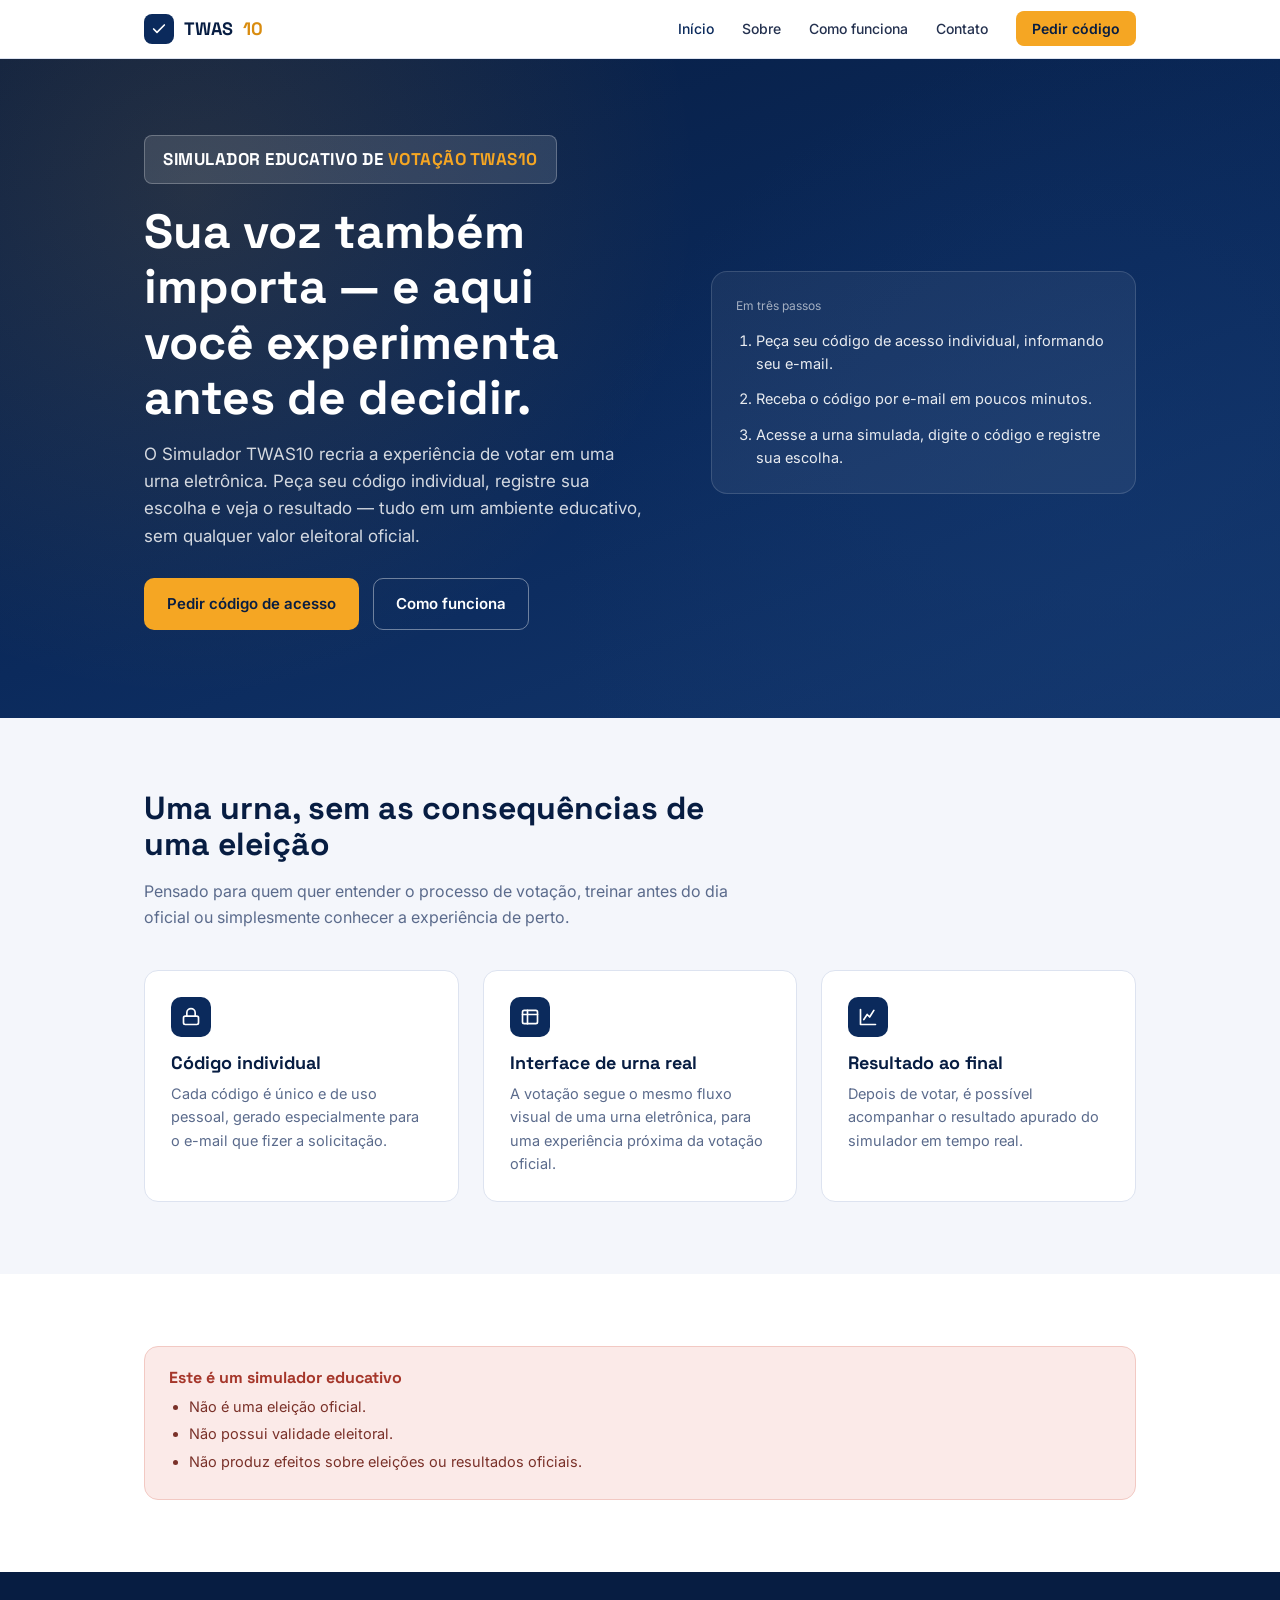
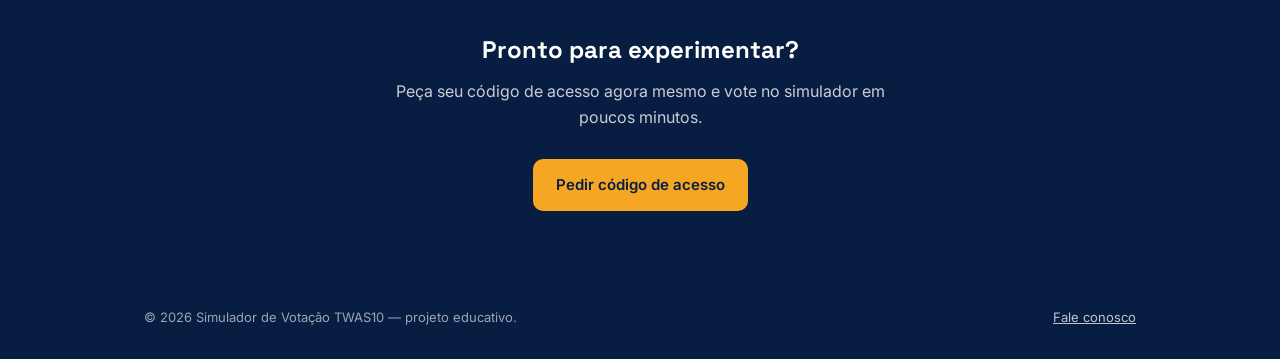
<file: site/index.html>
<!DOCTYPE html>
<html lang="pt-BR">
<head>
<meta charset="UTF-8">
<meta name="viewport" content="width=device-width, initial-scale=1.0">
<title>Simulador de Votação TWAS10</title>
<meta name="description" content="Simulador educativo de votação. Peça seu código de acesso e experimente como funciona uma urna eletrônica.">
<link rel="preconnect" href="https://fonts.googleapis.com">
<link rel="preconnect" href="https://fonts.gstatic.com" crossorigin>
<link href="https://fonts.googleapis.com/css2?family=Space+Grotesk:wght@500;700&family=Inter:wght@400;500;600&display=swap" rel="stylesheet">
<link rel="stylesheet" href="style.css">
</head>
<body>

<header class="site-header">
  <div class="nav-inner">
    <a class="brand" href="index.html">
      <span class="mark">
        <svg viewBox="0 0 24 24" fill="none" stroke="white" stroke-width="2.5" stroke-linecap="round" stroke-linejoin="round"><path d="M20 6 9 17l-5-5"/></svg>
      </span>
      TWAS<span class="amber">10</span>
    </a>
    <ul class="nav-links">
      <li><a href="index.html" aria-current="page">Início</a></li>
      <li><a href="sobre.html">Sobre</a></li>
      <li><a href="como-funciona.html">Como funciona</a></li>
      <li><a href="contato.html">Contato</a></li>
      <li><a class="nav-cta" href="../solicitar-acesso.html">Pedir código</a></li>
    </ul>
  </div>
</header>

<section class="hero">
  <div class="wrap">
    <div>
      <span class="eyebrow">SIMULADOR EDUCATIVO DE <strong>VOTAÇÃO TWAS10</strong></span>
      <h1>Sua voz também importa — e aqui você experimenta antes de decidir.</h1>
      <p class="lede">
        O Simulador TWAS10 recria a experiência de votar em uma urna eletrônica.
        Peça seu código individual, registre sua escolha e veja o resultado —
        tudo em um ambiente educativo, sem qualquer valor eleitoral oficial.
      </p>
      <div class="hero-actions">
        <a class="btn btn-primary" href="../solicitar-acesso.html">Pedir código de acesso</a>
        <a class="btn btn-ghost" href="como-funciona.html">Como funciona</a>
      </div>
    </div>
    <div class="hero-panel">
      <p class="panel-title">Em três passos</p>
      <ol>
        <li>Peça seu código de acesso individual, informando seu e-mail.</li>
        <li>Receba o código por e-mail em poucos minutos.</li>
        <li>Acesse a urna simulada, digite o código e registre sua escolha.</li>
      </ol>
    </div>
  </div>
</section>

<section class="section-paper">
  <div class="wrap">
    <div class="section-head">
      <h2>Uma urna, sem as consequências de uma eleição</h2>
      <p>Pensado para quem quer entender o processo de votação, treinar antes do dia oficial ou simplesmente conhecer a experiência de perto.</p>
    </div>
    <div class="grid-3">
      <div class="card">
        <div class="icon">
          <svg viewBox="0 0 24 24" fill="none" stroke="white" stroke-width="2" stroke-linecap="round" stroke-linejoin="round"><rect x="3" y="11" width="18" height="10" rx="2"/><path d="M7 11V7a5 5 0 0 1 10 0v4"/></svg>
        </div>
        <h3>Código individual</h3>
        <p>Cada código é único e de uso pessoal, gerado especialmente para o e-mail que fizer a solicitação.</p>
      </div>
      <div class="card">
        <div class="icon">
          <svg viewBox="0 0 24 24" fill="none" stroke="white" stroke-width="2" stroke-linecap="round" stroke-linejoin="round"><rect x="3" y="4" width="18" height="16" rx="2"/><path d="M3 9h18M9 4v16"/></svg>
        </div>
        <h3>Interface de urna real</h3>
        <p>A votação segue o mesmo fluxo visual de uma urna eletrônica, para uma experiência próxima da votação oficial.</p>
      </div>
      <div class="card">
        <div class="icon">
          <svg viewBox="0 0 24 24" fill="none" stroke="white" stroke-width="2" stroke-linecap="round" stroke-linejoin="round"><path d="M3 3v18h18"/><path d="M7 15l4-6 3 3 5-8"/></svg>
        </div>
        <h3>Resultado ao final</h3>
        <p>Depois de votar, é possível acompanhar o resultado apurado do simulador em tempo real.</p>
      </div>
    </div>
  </div>
</section>

<section>
  <div class="wrap">
    <div class="notice">
      <h3>Este é um simulador educativo</h3>
      <ul>
        <li>Não é uma eleição oficial.</li>
        <li>Não possui validade eleitoral.</li>
        <li>Não produz efeitos sobre eleições ou resultados oficiais.</li>
      </ul>
    </div>
  </div>
</section>

<section class="cta-band">
  <div class="wrap">
    <h2>Pronto para experimentar?</h2>
    <p>Peça seu código de acesso agora mesmo e vote no simulador em poucos minutos.</p>
    <a class="btn btn-primary" href="../solicitar-acesso.html">Pedir código de acesso</a>
  </div>
</section>

<footer>
  <div class="wrap footer-inner">
    <span>© 2026 Simulador de Votação TWAS10 — projeto educativo.</span>
    <span><a href="contato.html">Fale conosco</a></span>
  </div>
</footer>

</body>
</html>
</file>
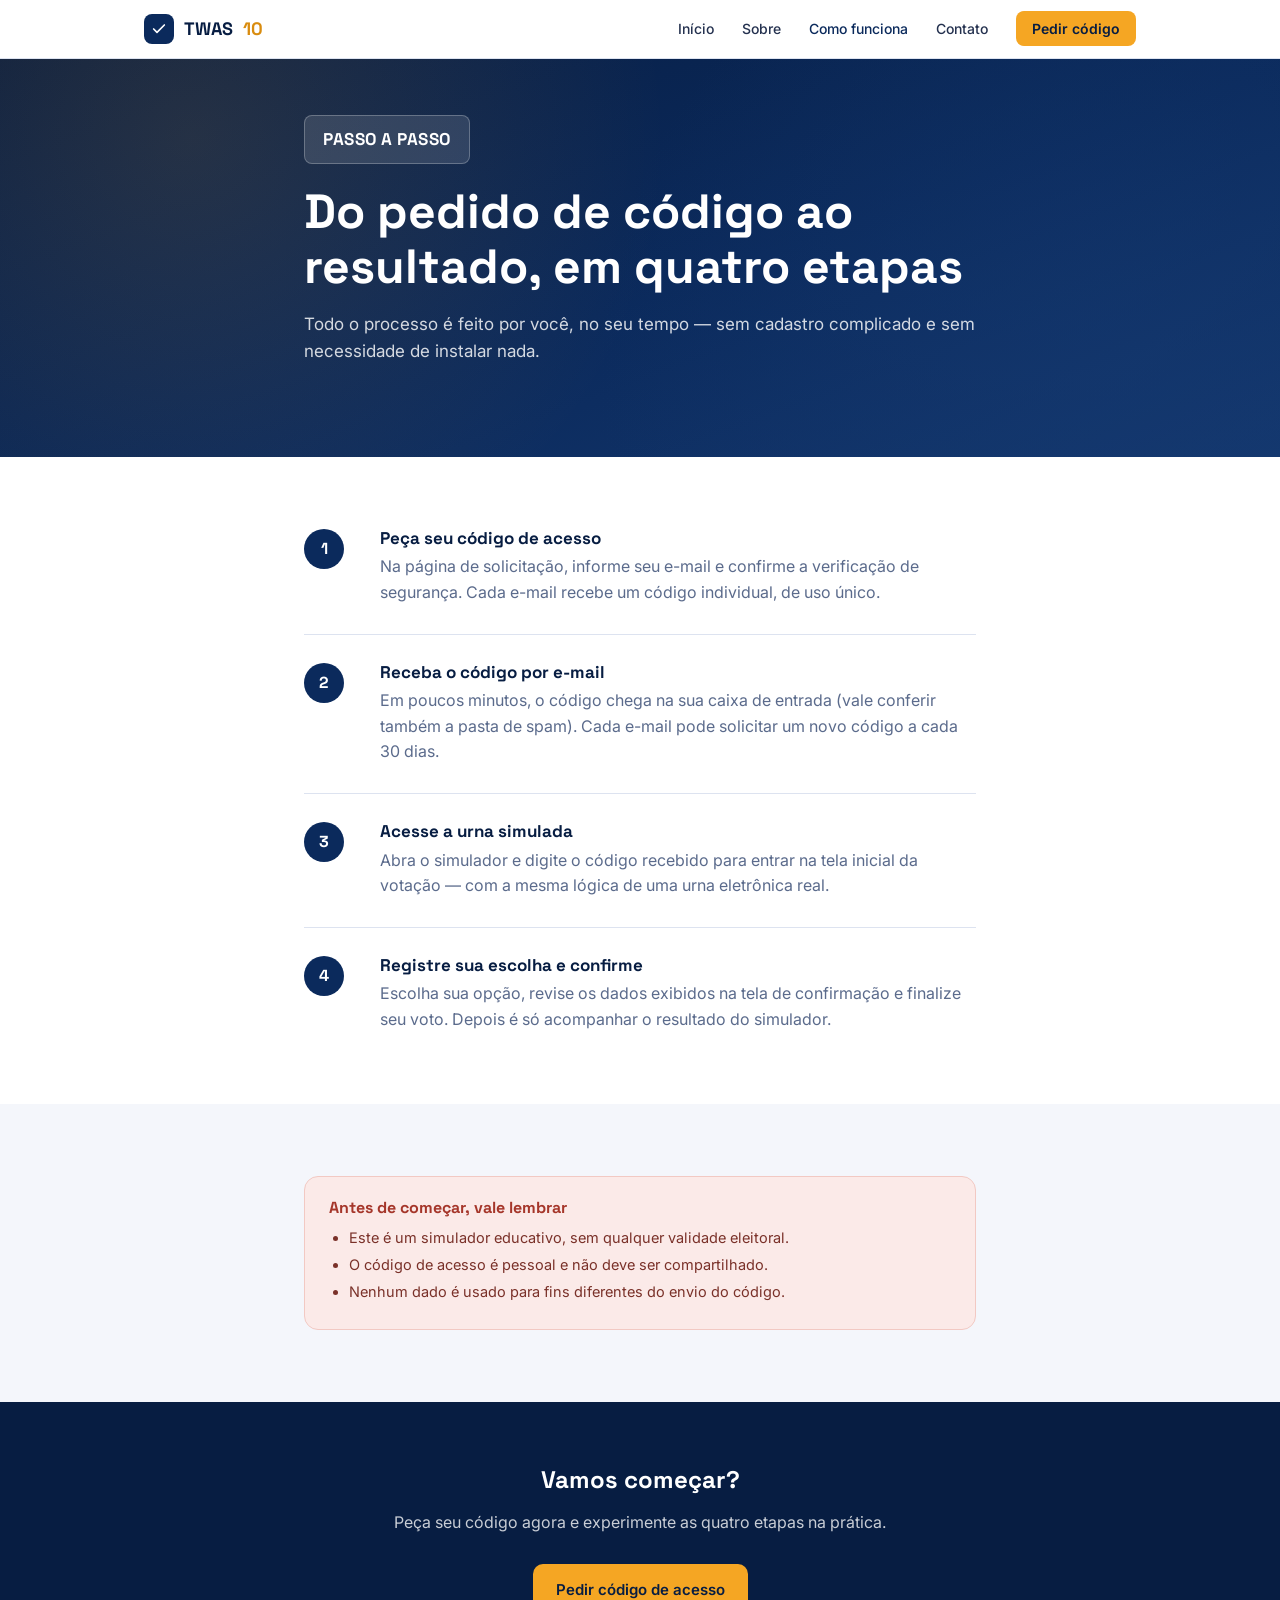
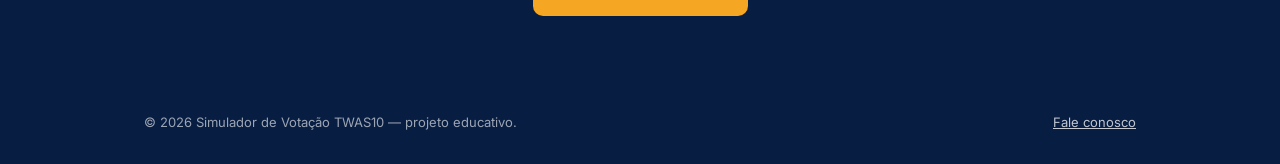
<file: site/como-funciona.html>
<!DOCTYPE html>
<html lang="pt-BR">
<head>
<meta charset="UTF-8">
<meta name="viewport" content="width=device-width, initial-scale=1.0">
<title>Como funciona — Simulador de Votação TWAS10</title>
<link rel="preconnect" href="https://fonts.googleapis.com">
<link rel="preconnect" href="https://fonts.gstatic.com" crossorigin>
<link href="https://fonts.googleapis.com/css2?family=Space+Grotesk:wght@500;700&family=Inter:wght@400;500;600&display=swap" rel="stylesheet">
<link rel="stylesheet" href="style.css">
</head>
<body>

<header class="site-header">
  <div class="nav-inner">
    <a class="brand" href="index.html">
      <span class="mark">
        <svg viewBox="0 0 24 24" fill="none" stroke="white" stroke-width="2.5" stroke-linecap="round" stroke-linejoin="round"><path d="M20 6 9 17l-5-5"/></svg>
      </span>
      TWAS<span class="amber">10</span>
    </a>
    <ul class="nav-links">
      <li><a href="index.html">Início</a></li>
      <li><a href="sobre.html">Sobre</a></li>
      <li><a href="como-funciona.html" aria-current="page">Como funciona</a></li>
      <li><a href="contato.html">Contato</a></li>
      <li><a class="nav-cta" href="../solicitar-acesso.html">Pedir código</a></li>
    </ul>
  </div>
</header>

<section class="hero" style="padding: 56px 0 64px;">
  <div class="wrap" style="grid-template-columns: 1fr; max-width: 720px;">
    <div>
      <span class="eyebrow">Passo a passo</span>
      <h1 style="max-width: none;">Do pedido de código ao resultado, em quatro etapas</h1>
      <p class="lede" style="max-width: none;">
        Todo o processo é feito por você, no seu tempo — sem cadastro complicado
        e sem necessidade de instalar nada.
      </p>
    </div>
  </div>
</section>

<section>
  <div class="wrap" style="max-width: 720px;">
    <div class="steps">
      <div class="step">
        <div class="step-num">1</div>
        <div>
          <h3>Peça seu código de acesso</h3>
          <p>
            Na página de solicitação, informe seu e-mail e confirme a verificação
            de segurança. Cada e-mail recebe um código individual, de uso único.
          </p>
        </div>
      </div>
      <div class="step">
        <div class="step-num">2</div>
        <div>
          <h3>Receba o código por e-mail</h3>
          <p>
            Em poucos minutos, o código chega na sua caixa de entrada (vale
            conferir também a pasta de spam). Cada e-mail pode solicitar um
            novo código a cada 30 dias.
          </p>
        </div>
      </div>
      <div class="step">
        <div class="step-num">3</div>
        <div>
          <h3>Acesse a urna simulada</h3>
          <p>
            Abra o simulador e digite o código recebido para entrar na tela
            inicial da votação — com a mesma lógica de uma urna eletrônica real.
          </p>
        </div>
      </div>
      <div class="step">
        <div class="step-num">4</div>
        <div>
          <h3>Registre sua escolha e confirme</h3>
          <p>
            Escolha sua opção, revise os dados exibidos na tela de confirmação
            e finalize seu voto. Depois é só acompanhar o resultado do simulador.
          </p>
        </div>
      </div>
    </div>
  </div>
</section>

<section class="section-paper">
  <div class="wrap" style="max-width: 720px;">
    <div class="notice">
      <h3>Antes de começar, vale lembrar</h3>
      <ul>
        <li>Este é um simulador educativo, sem qualquer validade eleitoral.</li>
        <li>O código de acesso é pessoal e não deve ser compartilhado.</li>
        <li>Nenhum dado é usado para fins diferentes do envio do código.</li>
      </ul>
    </div>
  </div>
</section>

<section class="cta-band">
  <div class="wrap">
    <h2>Vamos começar?</h2>
    <p>Peça seu código agora e experimente as quatro etapas na prática.</p>
    <a class="btn btn-primary" href="../solicitar-acesso.html">Pedir código de acesso</a>
  </div>
</section>

<footer>
  <div class="wrap footer-inner">
    <span>© 2026 Simulador de Votação TWAS10 — projeto educativo.</span>
    <span><a href="contato.html">Fale conosco</a></span>
  </div>
</footer>

</body>
</html>
</file>
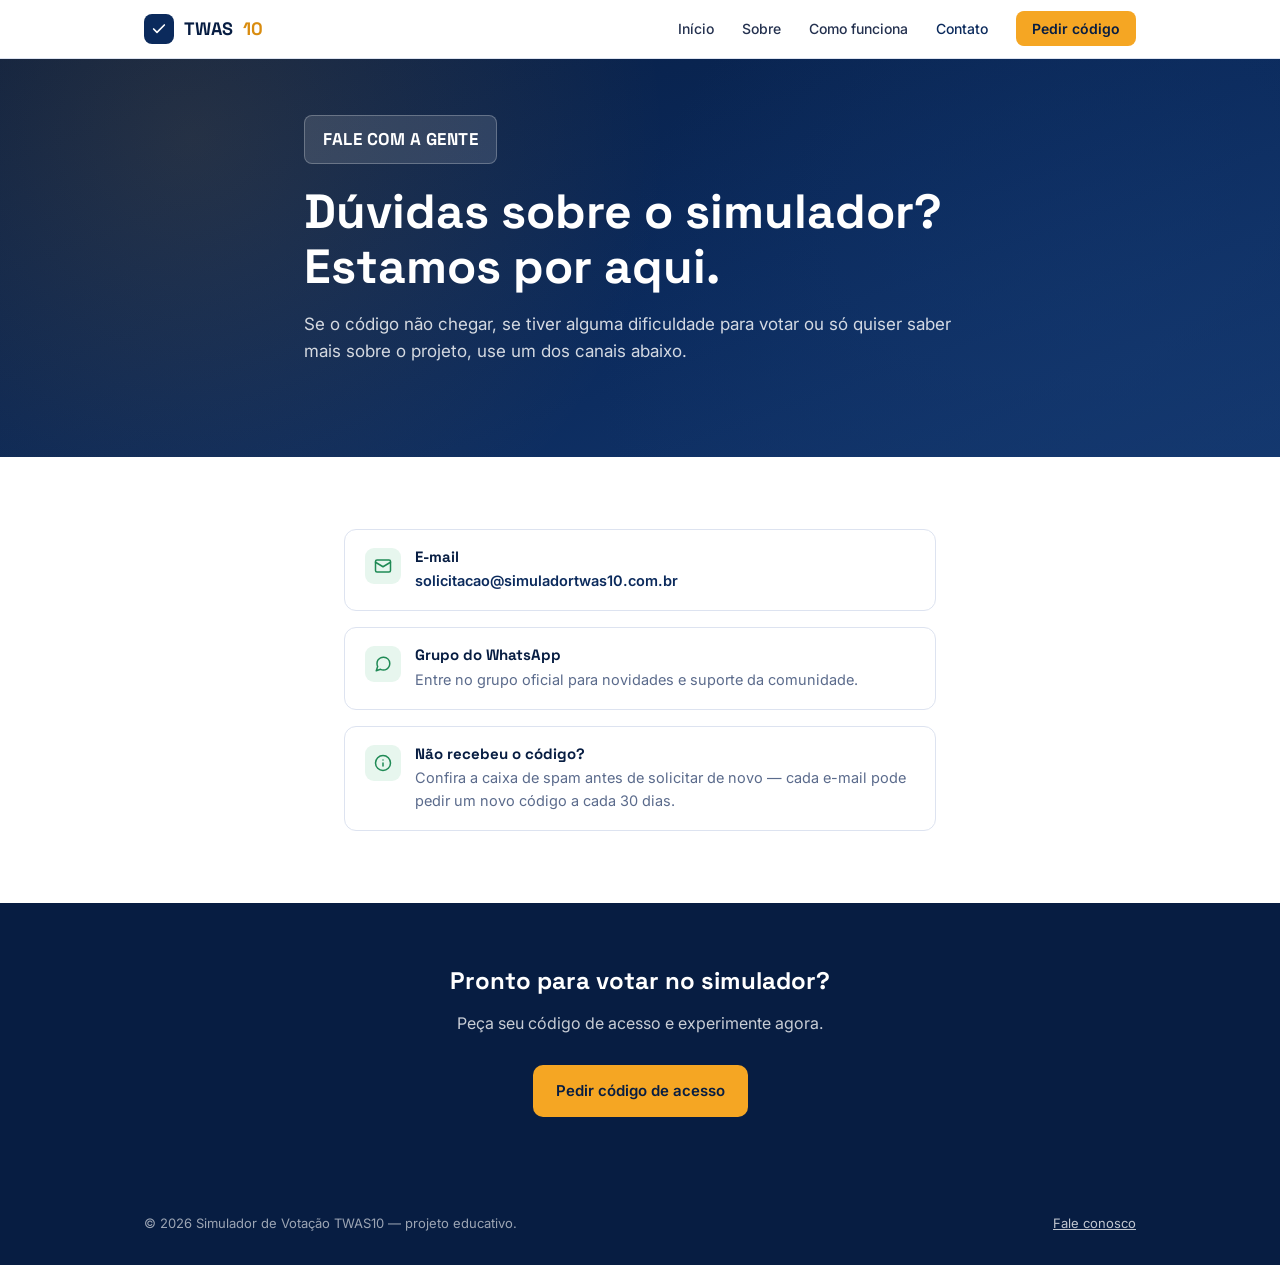
<file: site/contato.html>
<!DOCTYPE html>
<html lang="pt-BR">
<head>
<meta charset="UTF-8">
<meta name="viewport" content="width=device-width, initial-scale=1.0">
<title>Contato — Simulador de Votação TWAS10</title>
<link rel="preconnect" href="https://fonts.googleapis.com">
<link rel="preconnect" href="https://fonts.gstatic.com" crossorigin>
<link href="https://fonts.googleapis.com/css2?family=Space+Grotesk:wght@500;700&family=Inter:wght@400;500;600&display=swap" rel="stylesheet">
<link rel="stylesheet" href="style.css">
</head>
<body>

<header class="site-header">
  <div class="nav-inner">
    <a class="brand" href="index.html">
      <span class="mark">
        <svg viewBox="0 0 24 24" fill="none" stroke="white" stroke-width="2.5" stroke-linecap="round" stroke-linejoin="round"><path d="M20 6 9 17l-5-5"/></svg>
      </span>
      TWAS<span class="amber">10</span>
    </a>
    <ul class="nav-links">
      <li><a href="index.html">Início</a></li>
      <li><a href="sobre.html">Sobre</a></li>
      <li><a href="como-funciona.html">Como funciona</a></li>
      <li><a href="contato.html" aria-current="page">Contato</a></li>
      <li><a class="nav-cta" href="../solicitar-acesso.html">Pedir código</a></li>
    </ul>
  </div>
</header>

<section class="hero" style="padding: 56px 0 64px;">
  <div class="wrap" style="grid-template-columns: 1fr; max-width: 720px;">
    <div>
      <span class="eyebrow">Fale com a gente</span>
      <h1 style="max-width: none;">Dúvidas sobre o simulador? Estamos por aqui.</h1>
      <p class="lede" style="max-width: none;">
        Se o código não chegar, se tiver alguma dificuldade para votar ou só
        quiser saber mais sobre o projeto, use um dos canais abaixo.
      </p>
    </div>
  </div>
</section>

<section>
  <div class="wrap" style="max-width: 640px;">
    <div class="contact-list">
      <div class="contact-item">
        <div class="icon">
          <svg viewBox="0 0 24 24" fill="none" stroke="currentColor" stroke-width="2" stroke-linecap="round" stroke-linejoin="round"><rect x="2" y="4" width="20" height="16" rx="2"/><path d="m2 7 10 6 10-6"/></svg>
        </div>
        <div>
          <h3>E-mail</h3>
          <p><a href="mailto:solicitacao@simuladortwas10.com.br">solicitacao@simuladortwas10.com.br</a></p>
        </div>
      </div>
      <div class="contact-item">
        <div class="icon">
          <svg viewBox="0 0 24 24" fill="none" stroke="currentColor" stroke-width="2" stroke-linecap="round" stroke-linejoin="round"><path d="M21 11.5a8.38 8.38 0 0 1-.9 3.8 8.5 8.5 0 0 1-7.6 4.7 8.38 8.38 0 0 1-3.8-.9L3 21l1.9-5.7a8.38 8.38 0 0 1-.9-3.8 8.5 8.5 0 0 1 4.7-7.6 8.38 8.38 0 0 1 3.8-.9h.5a8.48 8.48 0 0 1 8 8v.5z"/></svg>
        </div>
        <div>
          <h3>Grupo do WhatsApp</h3>
          <p>Entre no grupo oficial para novidades e suporte da comunidade.</p>
        </div>
      </div>
      <div class="contact-item">
        <div class="icon">
          <svg viewBox="0 0 24 24" fill="none" stroke="currentColor" stroke-width="2" stroke-linecap="round" stroke-linejoin="round"><circle cx="12" cy="12" r="10"/><path d="M12 16v-4M12 8h.01"/></svg>
        </div>
        <div>
          <h3>Não recebeu o código?</h3>
          <p>Confira a caixa de spam antes de solicitar de novo — cada e-mail pode pedir um novo código a cada 30 dias.</p>
        </div>
      </div>
    </div>
  </div>
</section>

<section class="cta-band">
  <div class="wrap">
    <h2>Pronto para votar no simulador?</h2>
    <p>Peça seu código de acesso e experimente agora.</p>
    <a class="btn btn-primary" href="../solicitar-acesso.html">Pedir código de acesso</a>
  </div>
</section>

<footer>
  <div class="wrap footer-inner">
    <span>© 2026 Simulador de Votação TWAS10 — projeto educativo.</span>
    <span><a href="contato.html">Fale conosco</a></span>
  </div>
</footer>

</body>
</html>
</file>
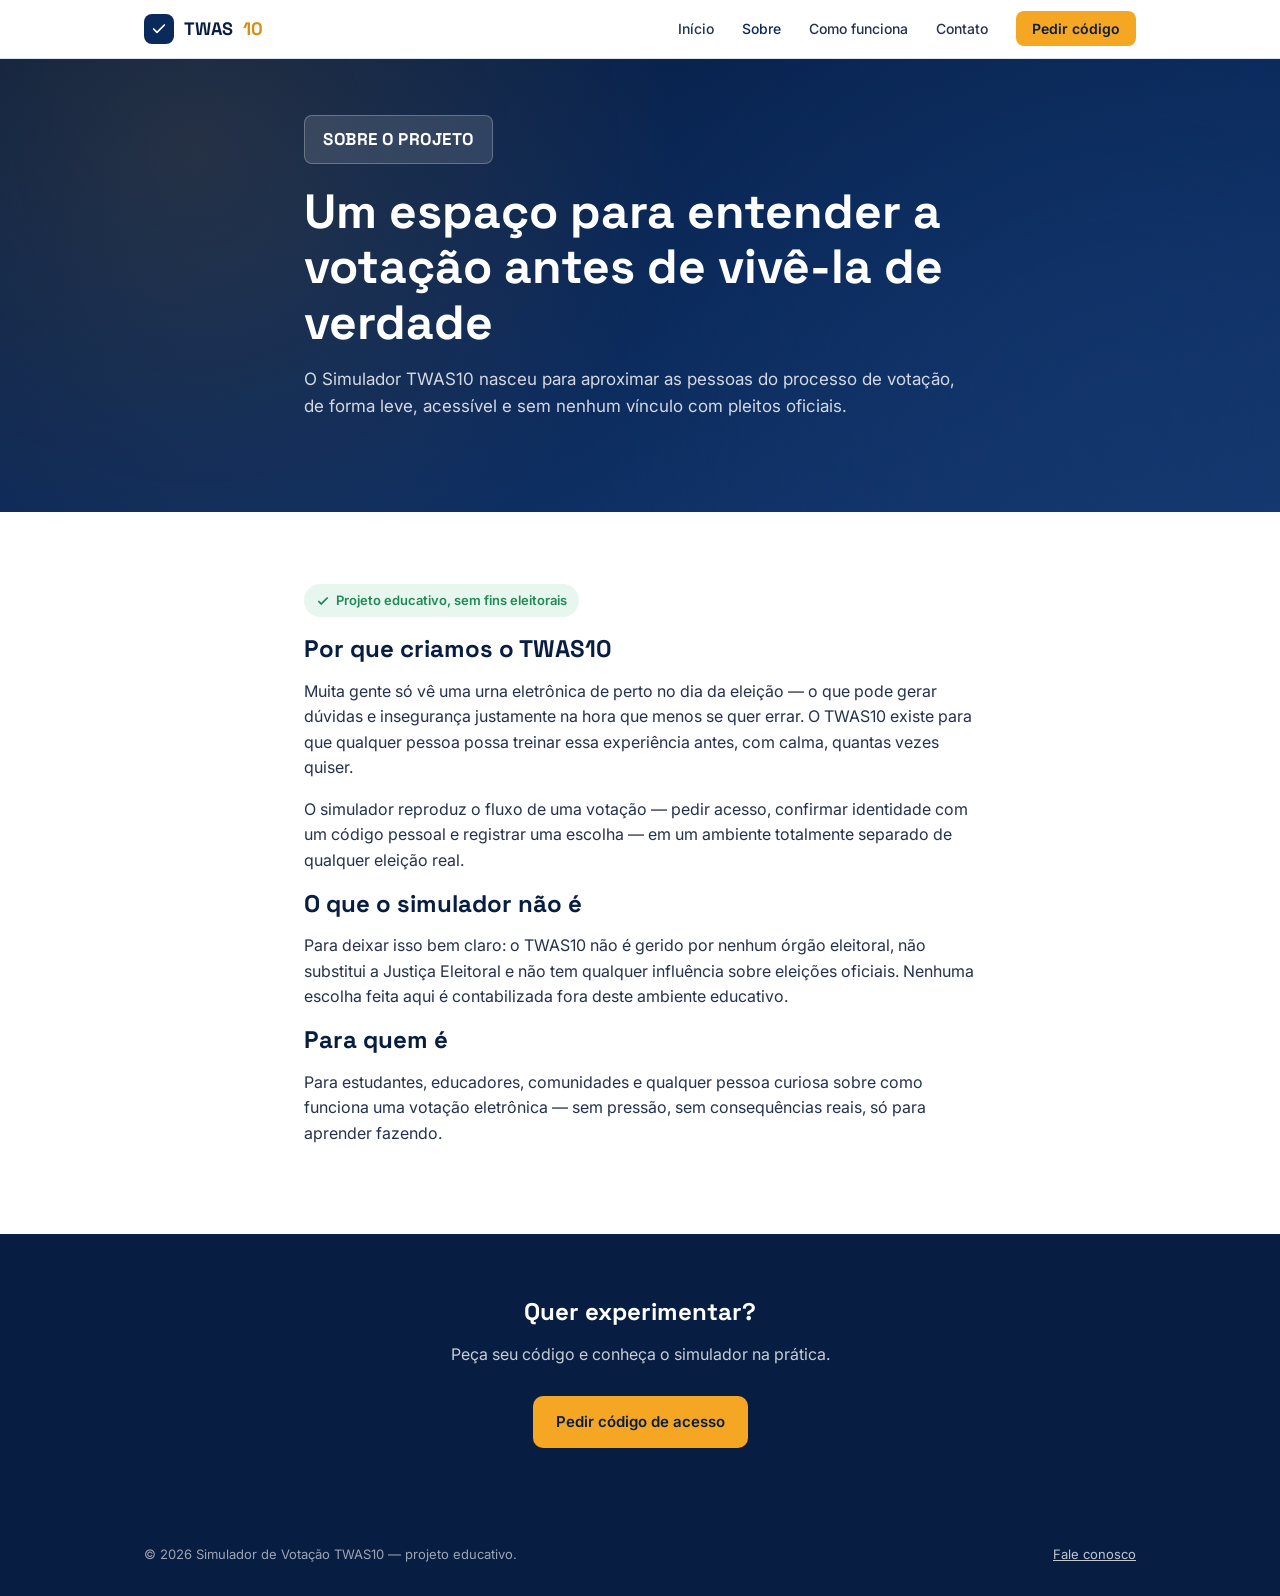
<file: site/sobre.html>
<!DOCTYPE html>
<html lang="pt-BR">
<head>
<meta charset="UTF-8">
<meta name="viewport" content="width=device-width, initial-scale=1.0">
<title>Sobre — Simulador de Votação TWAS10</title>
<link rel="preconnect" href="https://fonts.googleapis.com">
<link rel="preconnect" href="https://fonts.gstatic.com" crossorigin>
<link href="https://fonts.googleapis.com/css2?family=Space+Grotesk:wght@500;700&family=Inter:wght@400;500;600&display=swap" rel="stylesheet">
<link rel="stylesheet" href="style.css">
</head>
<body>

<header class="site-header">
  <div class="nav-inner">
    <a class="brand" href="index.html">
      <span class="mark">
        <svg viewBox="0 0 24 24" fill="none" stroke="white" stroke-width="2.5" stroke-linecap="round" stroke-linejoin="round"><path d="M20 6 9 17l-5-5"/></svg>
      </span>
      TWAS<span class="amber">10</span>
    </a>
    <ul class="nav-links">
      <li><a href="index.html">Início</a></li>
      <li><a href="sobre.html" aria-current="page">Sobre</a></li>
      <li><a href="como-funciona.html">Como funciona</a></li>
      <li><a href="contato.html">Contato</a></li>
      <li><a class="nav-cta" href="../solicitar-acesso.html">Pedir código</a></li>
    </ul>
  </div>
</header>

<section class="hero" style="padding: 56px 0 64px;">
  <div class="wrap" style="grid-template-columns: 1fr; max-width: 720px;">
    <div>
      <span class="eyebrow">Sobre o projeto</span>
      <h1 style="max-width: none;">Um espaço para entender a votação antes de vivê-la de verdade</h1>
      <p class="lede" style="max-width: none;">
        O Simulador TWAS10 nasceu para aproximar as pessoas do processo de votação,
        de forma leve, acessível e sem nenhum vínculo com pleitos oficiais.
      </p>
    </div>
  </div>
</section>

<section>
  <div class="wrap" style="max-width: 720px;">
    <span class="badge">
      <svg width="14" height="14" viewBox="0 0 24 24" fill="none" stroke="currentColor" stroke-width="3"><path d="M20 6 9 17l-5-5"/></svg>
      Projeto educativo, sem fins eleitorais
    </span>
    <h2>Por que criamos o TWAS10</h2>
    <p>
      Muita gente só vê uma urna eletrônica de perto no dia da eleição — o que pode
      gerar dúvidas e insegurança justamente na hora que menos se quer errar.
      O TWAS10 existe para que qualquer pessoa possa treinar essa experiência
      antes, com calma, quantas vezes quiser.
    </p>
    <p>
      O simulador reproduz o fluxo de uma votação — pedir acesso, confirmar
      identidade com um código pessoal e registrar uma escolha — em um ambiente
      totalmente separado de qualquer eleição real.
    </p>

    <h2>O que o simulador não é</h2>
    <p>
      Para deixar isso bem claro: o TWAS10 não é gerido por nenhum órgão eleitoral,
      não substitui a Justiça Eleitoral e não tem qualquer influência sobre eleições
      oficiais. Nenhuma escolha feita aqui é contabilizada fora deste ambiente educativo.
    </p>

    <h2>Para quem é</h2>
    <p>
      Para estudantes, educadores, comunidades e qualquer pessoa curiosa sobre como
      funciona uma votação eletrônica — sem pressão, sem consequências reais, só
      para aprender fazendo.
    </p>
  </div>
</section>

<section class="cta-band">
  <div class="wrap">
    <h2>Quer experimentar?</h2>
    <p>Peça seu código e conheça o simulador na prática.</p>
    <a class="btn btn-primary" href="../solicitar-acesso.html">Pedir código de acesso</a>
  </div>
</section>

<footer>
  <div class="wrap footer-inner">
    <span>© 2026 Simulador de Votação TWAS10 — projeto educativo.</span>
    <span><a href="contato.html">Fale conosco</a></span>
  </div>
</footer>

</body>
</html>
</file>
<file: site/style.css>
/* =========================================================
   Simulador de Votação TWAS10 — folha de estilos compartilhada
   ========================================================= */

:root {
  --navy-deep: #071d42;
  --navy: #0b2a5c;
  --navy-light: #14386f;
  --white: #ffffff;
  --paper: #f4f6fb;
  --amber: #f5a623;
  --amber-dark: #d98c0f;
  --slate: #5b6b8c;
  --slate-dark: #24314f;
  --green: #1f8a55;
  --green-bg: #e7f6ee;
  --border: #dde3f0;
}

* { box-sizing: border-box; }

html { scroll-behavior: smooth; }

body {
  margin: 0;
  font-family: 'Inter', system-ui, sans-serif;
  color: var(--slate-dark);
  background: var(--white);
  line-height: 1.6;
}

h1, h2, h3 {
  font-family: 'Space Grotesk', sans-serif;
  color: var(--navy-deep);
  line-height: 1.15;
  margin: 0 0 16px;
}

p { margin: 0 0 16px; }

a { color: var(--navy); }

img { max-width: 100%; display: block; }

.wrap {
  max-width: 1040px;
  margin: 0 auto;
  padding: 0 24px;
}

/* ---------- Header / nav ---------- */

.site-header {
  position: sticky;
  top: 0;
  z-index: 20;
  background: var(--white);
  border-bottom: 1px solid var(--border);
}

.nav-inner {
  max-width: 1040px;
  margin: 0 auto;
  padding: 14px 24px;
  display: flex;
  align-items: center;
  justify-content: space-between;
  gap: 16px;
}

.brand {
  display: flex;
  align-items: center;
  gap: 10px;
  text-decoration: none;
  font-family: 'Space Grotesk', sans-serif;
  font-weight: 700;
  font-size: 18px;
  color: var(--navy-deep);
}

.brand .mark {
  width: 30px;
  height: 30px;
  border-radius: 8px;
  background: var(--navy);
  display: flex;
  align-items: center;
  justify-content: center;
}

.brand .mark svg { width: 16px; height: 16px; }

.brand .amber { color: var(--amber-dark); }

.nav-links {
  display: flex;
  align-items: center;
  gap: 28px;
  list-style: none;
  margin: 0;
  padding: 0;
}

.nav-links a {
  text-decoration: none;
  color: var(--slate-dark);
  font-size: 14px;
  font-weight: 500;
}

.nav-links a:hover,
.nav-links a[aria-current="page"] {
  color: var(--navy);
}

.nav-cta {
  background: var(--amber);
  color: var(--navy-deep) !important;
  padding: 9px 16px;
  border-radius: 8px;
  font-weight: 600 !important;
}

.nav-cta:hover { background: var(--amber-dark); }

.nav-toggle { display: none; }

/* ---------- Hero ---------- */

.hero {
  background:
    radial-gradient(circle at 15% 20%, rgba(245, 166, 35, 0.12), transparent 42%),
    radial-gradient(circle at 88% 82%, rgba(20, 56, 111, 0.55), transparent 45%),
    linear-gradient(160deg, var(--navy-deep) 0%, var(--navy) 55%, var(--navy-light) 100%);
  color: var(--white);
  padding: 76px 0 88px;
}

.hero .wrap {
  display: grid;
  grid-template-columns: 1.1fr 0.9fr;
  gap: 48px;
  align-items: center;
}

.eyebrow {
  display: inline-block;
  background: rgba(255, 255, 255, 0.12);
  border: 1px solid rgba(255, 255, 255, 0.25);
  color: var(--white);
  font-family: 'Space Grotesk', sans-serif;
  font-size: 17px;
  font-weight: 700;
  letter-spacing: 0.03em;
  text-transform: uppercase;
  padding: 10px 18px;
  border-radius: 8px;
  margin-bottom: 20px;
}

.eyebrow strong { color: var(--amber); font-weight: 700; }

.hero h1 {
  color: var(--white);
  font-size: clamp(32px, 4.4vw, 48px);
  max-width: 15ch;
}

.hero .lede {
  color: rgba(255,255,255,0.82);
  font-size: 17px;
  max-width: 46ch;
  margin-bottom: 28px;
}

.hero-actions {
  display: flex;
  gap: 14px;
  flex-wrap: wrap;
}

.btn {
  display: inline-block;
  padding: 13px 22px;
  border-radius: 10px;
  font-weight: 600;
  font-size: 15px;
  text-decoration: none;
  border: 1.5px solid transparent;
  transition: background 0.15s ease, border-color 0.15s ease, color .15s ease;
}

.btn-primary {
  background: var(--amber);
  color: var(--navy-deep);
}
.btn-primary:hover { background: var(--amber-dark); }

.btn-ghost {
  border-color: rgba(255,255,255,0.4);
  color: var(--white);
}
.btn-ghost:hover { border-color: var(--white); }

.hero-panel {
  background: rgba(255,255,255,0.06);
  border: 1px solid rgba(255,255,255,0.14);
  border-radius: 16px;
  padding: 24px;
}

.hero-panel .panel-title {
  font-size: 12px;
  text-transform: none;
  color: rgba(255,255,255,0.6);
  margin-bottom: 14px;
}

.hero-panel ol {
  margin: 0;
  padding-left: 20px;
  color: rgba(255,255,255,0.9);
  font-size: 14.5px;
}

.hero-panel li { margin-bottom: 12px; }
.hero-panel li:last-child { margin-bottom: 0; }

/* ---------- Sections ---------- */

section { padding: 72px 0; }

.section-paper { background: var(--paper); }

.section-head {
  max-width: 60ch;
  margin-bottom: 40px;
}

.section-head h2 { font-size: clamp(24px, 3vw, 32px); }

.section-head p { color: var(--slate); font-size: 16px; }

.grid-3 {
  display: grid;
  grid-template-columns: repeat(3, 1fr);
  gap: 24px;
}

.grid-2 {
  display: grid;
  grid-template-columns: repeat(2, 1fr);
  gap: 32px;
}

.card {
  background: var(--white);
  border: 1px solid var(--border);
  border-radius: 14px;
  padding: 26px;
}

.card .icon {
  width: 40px;
  height: 40px;
  border-radius: 10px;
  background: var(--navy);
  display: flex;
  align-items: center;
  justify-content: center;
  margin-bottom: 16px;
}

.card .icon svg { width: 20px; height: 20px; stroke: white; }

.card h3 { font-size: 18px; margin-bottom: 8px; }

.card p { color: var(--slate); font-size: 14.5px; margin-bottom: 0; }

/* Steps (Como funciona) */

.steps {
  counter-reset: step;
  display: flex;
  flex-direction: column;
  gap: 0;
}

.step {
  display: grid;
  grid-template-columns: 56px 1fr;
  gap: 20px;
  padding: 28px 0;
  border-top: 1px solid var(--border);
}

.step:first-child { border-top: none; padding-top: 0; }
.step:last-child { padding-bottom: 0; }

.step-num {
  width: 40px;
  height: 40px;
  border-radius: 999px;
  background: var(--navy);
  color: var(--white);
  font-family: 'Space Grotesk', sans-serif;
  font-weight: 700;
  display: flex;
  align-items: center;
  justify-content: center;
}

.step h3 { font-size: 17px; margin-bottom: 6px; }
.step p { color: var(--slate); margin-bottom: 0; }

/* Notice / disclaimer */

.notice {
  background: #fbeae8;
  border: 1px solid #f2c9c3;
  border-radius: 14px;
  padding: 22px 24px;
}

.notice h3 {
  color: #a5362a;
  font-size: 16px;
  margin-bottom: 8px;
}

.notice ul {
  margin: 0;
  padding-left: 20px;
  color: #7a3129;
  font-size: 14.5px;
}

.notice li { margin-bottom: 4px; }

.badge {
  display: inline-flex;
  align-items: center;
  gap: 6px;
  background: var(--green-bg);
  color: var(--green);
  font-size: 13px;
  font-weight: 600;
  padding: 6px 12px;
  border-radius: 999px;
  margin-bottom: 18px;
}

/* Contact */

.contact-list {
  display: flex;
  flex-direction: column;
  gap: 16px;
}

.contact-item {
  display: flex;
  gap: 14px;
  align-items: flex-start;
  background: var(--white);
  border: 1px solid var(--border);
  border-radius: 12px;
  padding: 18px 20px;
}

.contact-item .icon {
  width: 36px;
  height: 36px;
  flex-shrink: 0;
  border-radius: 9px;
  background: var(--green-bg);
  display: flex;
  align-items: center;
  justify-content: center;
}

.contact-item .icon svg { width: 18px; height: 18px; stroke: var(--green); }

.contact-item h3 { font-size: 15px; margin-bottom: 4px; }
.contact-item p { margin-bottom: 0; font-size: 14.5px; color: var(--slate); }
.contact-item a { font-weight: 600; text-decoration: none; }

/* CTA band */

.cta-band {
  background: var(--navy-deep);
  color: var(--white);
  text-align: center;
  padding: 64px 0;
}

.cta-band h2 { color: var(--white); }
.cta-band p { color: rgba(255,255,255,0.78); max-width: 50ch; margin: 0 auto 28px; }

/* ---------- Footer ---------- */

footer {
  background: var(--navy-deep);
  color: rgba(255,255,255,0.6);
  padding: 32px 0;
  font-size: 13px;
}

.footer-inner {
  display: flex;
  justify-content: space-between;
  align-items: center;
  flex-wrap: wrap;
  gap: 12px;
}

.footer-inner a { color: rgba(255,255,255,0.75); }

/* ---------- Responsive ---------- */

@media (max-width: 780px) {
  .nav-links { display: none; }
  .hero .wrap { grid-template-columns: 1fr; }
  .grid-3, .grid-2 { grid-template-columns: 1fr; }
  .step { grid-template-columns: 40px 1fr; }
}

@media (prefers-reduced-motion: reduce) {
  html { scroll-behavior: auto; }
}
</file>
